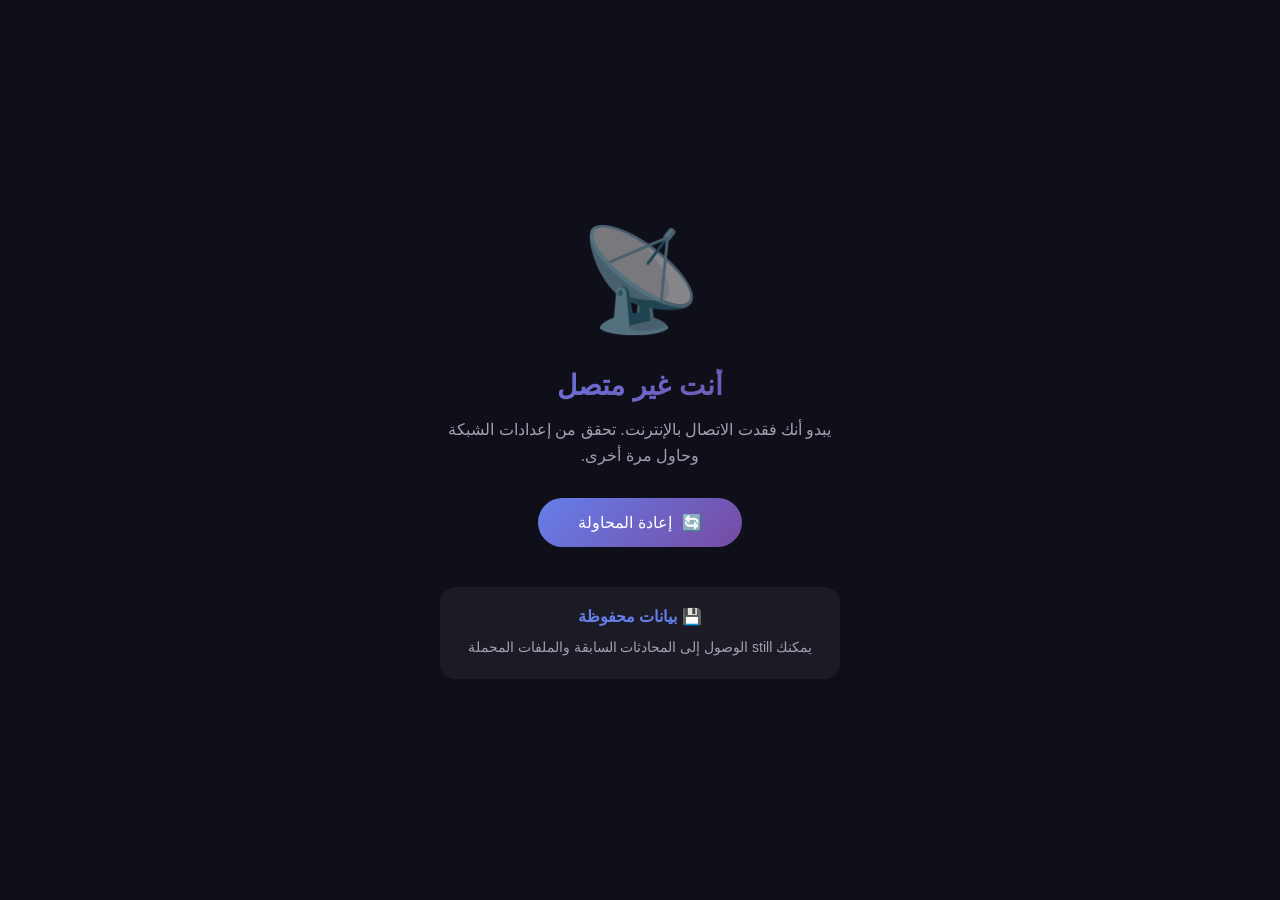
<file: offline.html>
<!DOCTYPE html>
<html lang="ar" dir="rtl">
<head>
    <meta charset="UTF-8">
    <meta name="viewport" content="width=device-width, initial-scale=1.0">
    <title>غير متصل - MegaChat Pro</title>
    <style>
        * {
            margin: 0;
            padding: 0;
            box-sizing: border-box;
        }

        body {
            font-family: 'Segoe UI', Tahoma, Geneva, Verdana, sans-serif;
            background: #0f0f1a;
            color: #ffffff;
            min-height: 100vh;
            display: flex;
            align-items: center;
            justify-content: center;
            text-align: center;
            padding: 20px;
        }

        .offline-container {
            max-width: 400px;
        }

        .offline-icon {
            font-size: 100px;
            margin-bottom: 30px;
            opacity: 0.5;
            animation: pulse 2s infinite;
        }

        @keyframes pulse {
            0%, 100% { opacity: 0.5; transform: scale(1); }
            50% { opacity: 0.8; transform: scale(1.05); }
        }

        h1 {
            font-size: 28px;
            margin-bottom: 15px;
            background: linear-gradient(135deg, #667eea, #764ba2);
            -webkit-background-clip: text;
            -webkit-text-fill-color: transparent;
        }

        p {
            color: #a0a0b0;
            margin-bottom: 30px;
            line-height: 1.6;
        }

        .retry-btn {
            background: linear-gradient(135deg, #667eea, #764ba2);
            color: white;
            border: none;
            padding: 15px 40px;
            border-radius: 50px;
            font-size: 16px;
            cursor: pointer;
            transition: all 0.3s ease;
            display: inline-flex;
            align-items: center;
            gap: 10px;
        }

        .retry-btn:hover {
            transform: translateY(-3px);
            box-shadow: 0 10px 30px rgba(102, 126, 234, 0.4);
        }

        .cached-data {
            margin-top: 40px;
            padding: 20px;
            background: rgba(255, 255, 255, 0.05);
            border-radius: 16px;
        }

        .cached-data h3 {
            font-size: 16px;
            margin-bottom: 10px;
            color: #667eea;
        }

        .cached-data p {
            font-size: 14px;
            margin-bottom: 0;
        }
    </style>
</head>
<body>
    <div class="offline-container">
        <div class="offline-icon">📡</div>
        <h1>أنت غير متصل</h1>
        <p>يبدو أنك فقدت الاتصال بالإنترنت. تحقق من إعدادات الشبكة وحاول مرة أخرى.</p>
        
        <button class="retry-btn" onclick="window.location.reload()">
            <span>🔄</span>
            <span>إعادة المحاولة</span>
        </button>

        <div class="cached-data">
            <h3>💾 بيانات محفوظة</h3>
            <p>يمكنك still الوصول إلى المحادثات السابقة والملفات المحملة</p>
        </div>
    </div>

    <script>
        // التحقق من استعادة الاتصال
        window.addEventListener('online', () => {
            window.location.reload();
        });

        // محاولة تلقائية كل 5 ثواني
        setInterval(() => {
            if (navigator.onLine) {
                window.location.reload();
            }
        }, 5000);
    </script>
</body>
</html>
</file>
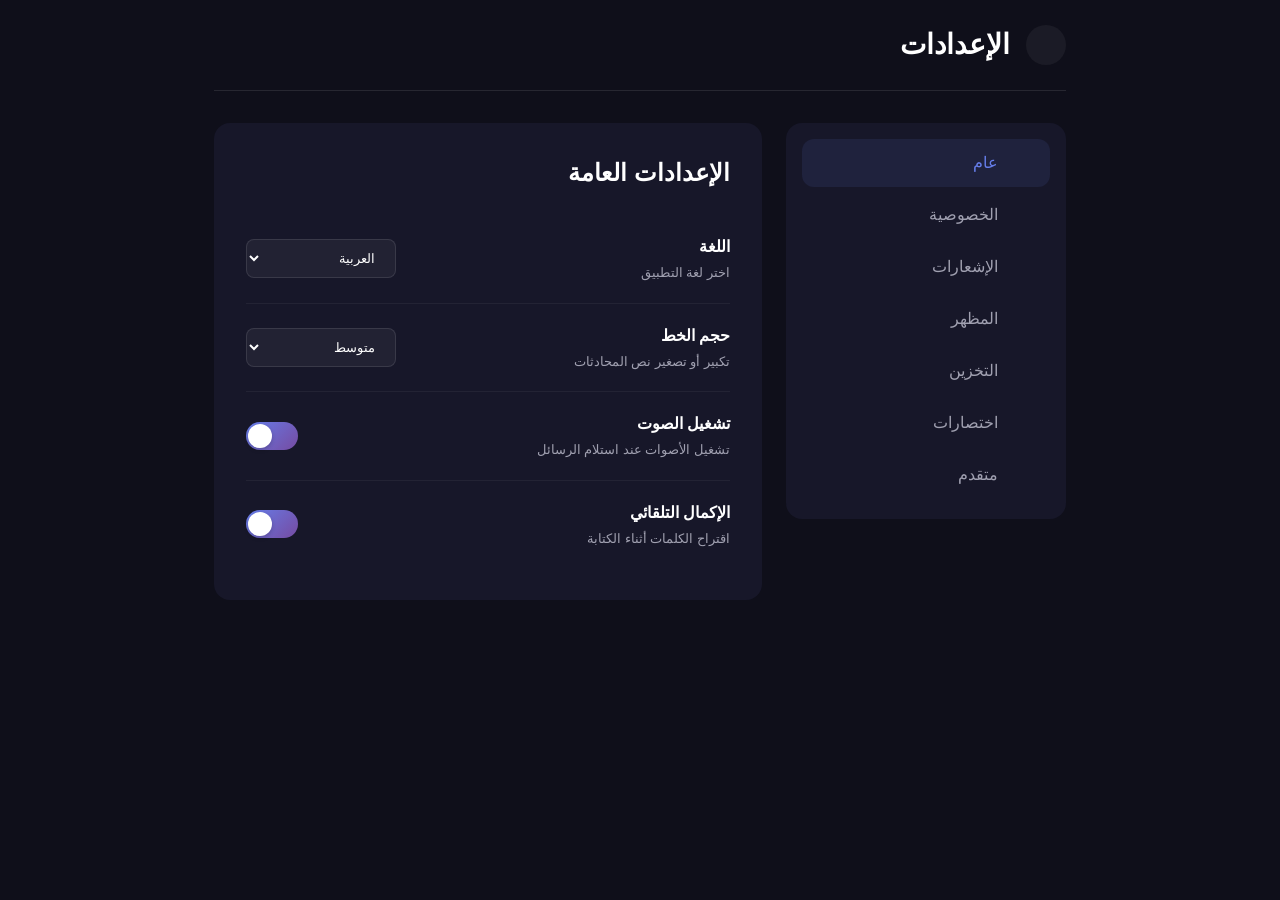
<file: settings.html>
<!DOCTYPE html>
<html lang="ar" dir="rtl">
<head>
    <meta charset="UTF-8">
    <meta name="viewport" content="width=device-width, initial-scale=1.0">
    <title>الإعدادات - MegaChat Pro</title>
    <link rel="stylesheet" href="css/main.css">
    <style>
        .settings-container {
            max-width: 900px;
            margin: 0 auto;
            padding: 24px;
        }

        .settings-header {
            display: flex;
            align-items: center;
            gap: 16px;
            margin-bottom: 32px;
            padding-bottom: 24px;
            border-bottom: 1px solid rgba(255, 255, 255, 0.1);
        }

        .settings-header h1 {
            font-size: 28px;
            font-weight: 700;
        }

        .settings-grid {
            display: grid;
            grid-template-columns: 280px 1fr;
            gap: 24px;
        }

        .settings-sidebar {
            background: rgba(26, 26, 46, 0.8);
            border-radius: 16px;
            padding: 16px;
            height: fit-content;
            position: sticky;
            top: 24px;
        }

        .settings-nav-item {
            display: flex;
            align-items: center;
            gap: 12px;
            padding: 12px 16px;
            border-radius: 12px;
            cursor: pointer;
            transition: all 0.3s ease;
            margin-bottom: 4px;
            color: #a0a0b0;
        }

        .settings-nav-item:hover,
        .settings-nav-item.active {
            background: rgba(102, 126, 234, 0.1);
            color: #667eea;
        }

        .settings-nav-item i {
            width: 24px;
            text-align: center;
        }

        .settings-content {
            background: rgba(26, 26, 46, 0.8);
            border-radius: 16px;
            padding: 32px;
        }

        .settings-section {
            display: none;
        }

        .settings-section.active {
            display: block;
            animation: fadeIn 0.3s ease;
        }

        @keyframes fadeIn {
            from { opacity: 0; transform: translateY(10px); }
            to { opacity: 1; transform: translateY(0); }
        }

        .setting-item {
            display: flex;
            justify-content: space-between;
            align-items: center;
            padding: 20px 0;
            border-bottom: 1px solid rgba(255, 255, 255, 0.05);
        }

        .setting-item:last-child {
            border-bottom: none;
        }

        .setting-info h4 {
            font-size: 16px;
            margin-bottom: 4px;
        }

        .setting-info p {
            font-size: 13px;
            color: #a0a0b0;
        }

        /* Toggle Switch */
        .toggle-switch {
            position: relative;
            width: 52px;
            height: 28px;
            background: rgba(255, 255, 255, 0.1);
            border-radius: 14px;
            cursor: pointer;
            transition: background 0.3s ease;
        }

        .toggle-switch.active {
            background: linear-gradient(135deg, #667eea, #764ba2);
        }

        .toggle-switch::after {
            content: '';
            position: absolute;
            top: 2px;
            right: 2px;
            width: 24px;
            height: 24px;
            background: white;
            border-radius: 50%;
            transition: transform 0.3s ease;
            box-shadow: 0 2px 4px rgba(0,0,0,0.2);
        }

        .toggle-switch.active::after {
            transform: translateX(-24px);
        }

        /* Select Box */
        .select-box {
            background: rgba(255, 255, 255, 0.05);
            border: 1px solid rgba(255, 255, 255, 0.1);
            border-radius: 8px;
            padding: 10px 16px;
            color: white;
            font-family: inherit;
            cursor: pointer;
            min-width: 150px;
        }

        .select-box:focus {
            outline: none;
            border-color: #667eea;
        }

        /* Color Picker */
        .theme-colors {
            display: flex;
            gap: 12px;
            margin-top: 16px;
        }

        .color-option {
            width: 40px;
            height: 40px;
            border-radius: 50%;
            cursor: pointer;
            border: 3px solid transparent;
            transition: all 0.3s ease;
            position: relative;
        }

        .color-option:hover {
            transform: scale(1.1);
        }

        .color-option.active {
            border-color: white;
        }

        .color-option.active::after {
            content: '\f00c';
            font-family: 'Font Awesome 5 Free';
            font-weight: 900;
            position: absolute;
            top: 50%;
            left: 50%;
            transform: translate(-50%, -50%);
            color: white;
            font-size: 14px;
            text-shadow: 0 1px 2px rgba(0,0,0,0.3);
        }

        /* Storage Bar */
        .storage-bar {
            width: 100%;
            height: 8px;
            background: rgba(255, 255, 255, 0.1);
            border-radius: 4px;
            overflow: hidden;
            margin-top: 12px;
        }

        .storage-used {
            height: 100%;
            background: linear-gradient(90deg, #667eea, #764ba2);
            border-radius: 4px;
            transition: width 0.5s ease;
        }

        .btn-danger {
            background: rgba(239, 68, 68, 0.1);
            color: #ef4444;
            border: 1px solid rgba(239, 68, 68, 0.2);
            padding: 12px 24px;
            border-radius: 8px;
            cursor: pointer;
            font-family: inherit;
            font-weight: 600;
            transition: all 0.3s ease;
        }

        .btn-danger:hover {
            background: rgba(239, 68, 68, 0.2);
        }

        .back-btn {
            width: 40px;
            height: 40px;
            background: rgba(255, 255, 255, 0.05);
            border: none;
            border-radius: 50%;
            color: white;
            cursor: pointer;
            display: flex;
            align-items: center;
            justify-content: center;
            transition: all 0.3s ease;
        }

        .back-btn:hover {
            background: #667eea;
        }

        .shortcut-key {
            background: rgba(255, 255, 255, 0.1);
            padding: 4px 12px;
            border-radius: 6px;
            font-family: monospace;
            font-size: 13px;
            color: #a0a0b0;
        }
    </style>
</head>
<body>
    <div class="settings-container">
        <div class="settings-header">
            <button class="back-btn" onclick="window.location.href='index.html'">
                <i class="fas fa-arrow-right"></i>
            </button>
            <h1>الإعدادات</h1>
        </div>

        <div class="settings-grid">
            <div class="settings-sidebar">
                <div class="settings-nav-item active" data-section="general">
                    <i class="fas fa-cog"></i>
                    <span>عام</span>
                </div>
                <div class="settings-nav-item" data-section="privacy">
                    <i class="fas fa-shield-alt"></i>
                    <span>الخصوصية</span>
                </div>
                <div class="settings-nav-item" data-section="notifications">
                    <i class="fas fa-bell"></i>
                    <span>الإشعارات</span>
                </div>
                <div class="settings-nav-item" data-section="appearance">
                    <i class="fas fa-paint-brush"></i>
                    <span>المظهر</span>
                </div>
                <div class="settings-nav-item" data-section="storage">
                    <i class="fas fa-database"></i>
                    <span>التخزين</span>
                </div>
                <div class="settings-nav-item" data-section="shortcuts">
                    <i class="fas fa-keyboard"></i>
                    <span>اختصارات</span>
                </div>
                <div class="settings-nav-item" data-section="advanced">
                    <i class="fas fa-sliders-h"></i>
                    <span>متقدم</span>
                </div>
            </div>

            <div class="settings-content">
                <!-- General Settings -->
                <div class="settings-section active" id="general">
                    <h2 style="margin-bottom: 24px;">الإعدادات العامة</h2>
                    
                    <div class="setting-item">
                        <div class="setting-info">
                            <h4>اللغة</h4>
                            <p>اختر لغة التطبيق</p>
                        </div>
                        <select class="select-box" id="languageSelect">
                            <option value="ar">العربية</option>
                            <option value="en">English</option>
                            <option value="fr">Français</option>
                        </select>
                    </div>

                    <div class="setting-item">
                        <div class="setting-info">
                            <h4>حجم الخط</h4>
                            <p>تكبير أو تصغير نص المحادثات</p>
                        </div>
                        <select class="select-box">
                            <option>صغير</option>
                            <option selected>متوسط</option>
                            <option>كبير</option>
                            <option>كبير جداً</option>
                        </select>
                    </div>

                    <div class="setting-item">
                        <div class="setting-info">
                            <h4>تشغيل الصوت</h4>
                            <p>تشغيل الأصوات عند استلام الرسائل</p>
                        </div>
                        <div class="toggle-switch active" onclick="toggle(this)"></div>
                    </div>

                    <div class="setting-item">
                        <div class="setting-info">
                            <h4>الإكمال التلقائي</h4>
                            <p>اقتراح الكلمات أثناء الكتابة</p>
                        </div>
                        <div class="toggle-switch active" onclick="toggle(this)"></div>
                    </div>
                </div>

                <!-- Privacy Settings -->
                <div class="settings-section" id="privacy">
                    <h2 style="margin-bottom: 24px;">الخصوصية والأمان</h2>
                    
                    <div class="setting-item">
                        <div class="setting-info">
                            <h4>آخر ظهور</h4>
                            <p>من يمكنه رؤية حالة اتصالك</p>
                        </div>
                        <select class="select-box">
                            <option>الجميع</option>
                            <option selected>جهات الاتصال فقط</option>
                            <option>لا أحد</option>
                        </select>
                    </div>

                    <div class="setting-item">
                        <div class="setting-info">
                            <h4>صورة الملف الشخصي</h4>
                            <p>من يمكنه رؤية صورتك</p>
                        </div>
                        <select class="select-box">
                            <option selected>الجميع</option>
                            <option>جهات الاتصال فقط</option>
                        </select>
                    </div>

                    <div class="setting-item">
                        <div class="setting-info">
                            <h4>القراءة والاستلام</h4>
                            <p>إظهار علامات القراءة والاستلام</p>
                        </div>
                        <div class="toggle-switch active" onclick="toggle(this)"></div>
                    </div>

                    <div class="setting-item">
                        <div class="setting-info">
                            <h4>حظر المحتوى غير المعروف</h4>
                            <p>تصفية الرسائل من جهات اتصال غير معروفة</p>
                        </div>
                        <div class="toggle-switch" onclick="toggle(this)"></div>
                    </div>

                    <div class="setting-item">
                        <div class="setting-info">
                            <h4>التدمير الذاتي للرسائل</h4>
                            <p>حذف الرسائل تلقائياً بعد فترة</p>
                        </div>
                        <select class="select-box">
                            <option selected>معطل</option>
                            <option>24 ساعة</option>
                            <option>7 أيام</option>
                            <option>30 يوم</option>
                        </select>
                    </div>
                </div>

                <!-- Notifications -->
                <div class="settings-section" id="notifications">
                    <h2 style="margin-bottom: 24px;">الإشعارات</h2>
                    
                    <div class="setting-item">
                        <div class="setting-info">
                            <h4>إشعارات الرسائل</h4>
                            <p>إظهار إشعارات عند وصول رسائل جديدة</p>
                        </div>
                        <div class="toggle-switch active" onclick="toggle(this)"></div>
                    </div>

                    <div class="setting-item">
                        <div class="setting-info">
                            <h4>معاينة الإشعارات</h4>
                            <p>إظهار محتوى الرسالة في الإشعار</p>
                        </div>
                        <div class="toggle-switch active" onclick="toggle(this)"></div>
                    </div>

                    <div class="setting-item">
                        <div class="setting-info">
                            <h4>إشعارات المكالمات</h4>
                            <p>إشعارات للمكالمات الواردة</p>
                        </div>
                        <div class="toggle-switch active" onclick="toggle(this)"></div>
                    </div>

                    <div class="setting-item">
                        <div class="setting-info">
                            <h4>صوت الإشعارات</h4>
                            <p>اختر نغمة الإشعارات</p>
                        </div>
                        <select class="select-box">
                            <option selected>افتراضي</option>
                            <option>نغمة 1</option>
                            <option>نغمة 2</option>
                            <option>صامت</option>
                        </select>
                    </div>
                </div>

                <!-- Appearance -->
                <div class="settings-section" id="appearance">
                    <h2 style="margin-bottom: 24px;">المظهر</h2>
                    
                    <div class="setting-item">
                        <div class="setting-info">
                            <h4>الوضع</h4>
                            <p>اختر مظهر التطبيق</p>
                        </div>
                        <select class="select-box" id="themeSelect" onchange="changeTheme(this.value)">
                            <option value="dark" selected>داكن</option>
                            <option value="light">فاتح</option>
                            <option value="auto">تلقائي</option>
                        </select>
                    </div>

                    <div class="setting-item" style="flex-direction: column; align-items: flex-start;">
                        <div class="setting-info" style="margin-bottom: 16px;">
                            <h4>اللون الأساسي</h4>
                            <p>اختر لون التطبيق المفضل</p>
                        </div>
                        <div class="theme-colors">
                            <div class="color-option active" style="background: linear-gradient(135deg, #667eea, #764ba2);" onclick="setColor(this)"></div>
                            <div class="color-option" style="background: linear-gradient(135deg, #f093fb, #f5576c);" onclick="setColor(this)"></div>
                            <div class="color-option" style="background: linear-gradient(135deg, #4facfe, #00f2fe);" onclick="setColor(this)"></div>
                            <div class="color-option" style="background: linear-gradient(135deg, #43e97b, #38f9d7);" onclick="setColor(this)"></div>
                            <div class="color-option" style="background: linear-gradient(135deg, #fa709a, #fee140);" onclick="setColor(this)"></div>
                            <div class="color-option" style="background: linear-gradient(135deg, #30cfd0, #330867);" onclick="setColor(this)"></div>
                        </div>
                    </div>

                    <div class="setting-item">
                        <div class="setting-info">
                            <h4>خلفية المحادثة</h4>
                            <p>تخصيص خلفية الدردشة</p>
                        </div>
                        <select class="select-box">
                            <option selected>افتراضي</option>
                            <option>صورة مخصصة</option>
                            <option>لون ثابت</option>
                            <option>بدون خلفية</option>
                        </select>
                    </div>

                    <div class="setting-item">
                        <div class="setting-info">
                            <h4>الرسوم المتحركة</h4>
                            <p>تقليل الحركة للأجهزة البطيئة</p>
                        </div>
                        <div class="toggle-switch active" onclick="toggle(this)"></div>
                    </div>
                </div>

                <!-- Storage -->
                <div class="settings-section" id="storage">
                    <h2 style="margin-bottom: 24px;">التخزين والبيانات</h2>
                    
                    <div class="setting-item" style="flex-direction: column; align-items: flex-start;">
                        <div class="setting-info" style="margin-bottom: 12px;">
                            <h4>استخدام التخزين</h4>
                            <p>2.4 GB من 5 GB مستخدمة</p>
                        </div>
                        <div class="storage-bar">
                            <div class="storage-used" style="width: 48%;"></div>
                        </div>
                    </div>

                    <div class="setting-item">
                        <div class="setting-info">
                            <h4>تنزيل الوسائط تلقائياً</h4>
                            <p>حفظ الصور ومقاطع الفيديو تلقائياً</p>
                        </div>
                        <div class="toggle-switch" onclick="toggle(this)"></div>
                    </div>

                    <div class="setting-item">
                        <div class="setting-info">
                            <h4>جودة الصور</h4>
                            <p>ضغط الصور قبل الإرسال</p>
                        </div>
                        <select class="select-box">
                            <option>عالية الجودة</option>
                            <option selected>متوسطة</option>
                            <option>منخفضة (توفير بيانات)</option>
                        </select>
                    </div>

                    <div class="setting-item">
                        <div class="setting-info">
                            <h4>مسح الذاكرة المؤقتة</h4>
                            <p>حذف الملفات المؤقتة</p>
                        </div>
                        <button class="btn-danger" onclick="clearCache()">مسح</button>
                    </div>

                    <div class="setting-item">
                        <div class="setting-info">
                            <h4>تصدير البيانات</h4>
                            <p>تحميل نسخة من مح
</file>
<file: css/main.css>
/* ==========================================
   MegaChat Pro - Main Styles
   ========================================== */

/* CSS Variables */
:root {
    /* الألوان الأساسية */
    --primary: #667eea;
    --primary-light: #8b5cf6;
    --primary-dark: #5a67d8;
    --secondary: #764ba2;
    --accent: #f093fb;
    
    /* ألوان الحالة */
    --online: #4ade80;
    --offline: #9ca3af;
    --away: #fbbf24;
    --busy: #ef4444;
    
    /* الخلفيات */
    --bg-primary: #0f0f1a;
    --bg-secondary: #1a1a2e;
    --bg-tertiary: #252542;
    --bg-elevated: #2d2d4a;
    
    /* النصوص */
    --text-primary: #ffffff;
    --text-secondary: #a0a0b0;
    --text-tertiary: #6b7280;
    --text-muted: #4b5563;
    
    /* الحدود والظلال */
    --border-color: rgba(255, 255, 255, 0.1);
    --shadow-sm: 0 1px 2px 0 rgba(0, 0, 0, 0.05);
    --shadow: 0 4px 6px -1px rgba(0, 0, 0, 0.1);
    --shadow-lg: 0 10px 15px -3px rgba(0, 0, 0, 0.1);
    --shadow-xl: 0 20px 25px -5px rgba(0, 0, 0, 0.1);
    
    /* المسافات */
    --space-xs: 0.25rem;
    --space-sm: 0.5rem;
    --space-md: 1rem;
    --space-lg: 1.5rem;
    --space-xl: 2rem;
    
    /* الحواف */
    --radius-sm: 0.375rem;
    --radius: 0.5rem;
    --radius-lg: 0.75rem;
    --radius-xl: 1rem;
    --radius-full: 9999px;
    
    /* الانتقالات */
    --transition-fast: 150ms ease;
    --transition: 300ms ease;
    --transition-slow: 500ms ease;
    
    /* الخطوط */
    --font-family: 'Tajawal', -apple-system, BlinkMacSystemFont, sans-serif;
    --font-mono: 'Courier New', monospace;
}

/* Reset & Base */
*, *::before, *::after {
    margin: 0;
    padding: 0;
    box-sizing: border-box;
}

html {
    font-size: 16px;
    -webkit-font-smoothing: antialiased;
    -moz-osx-font-smoothing: grayscale;
}

body {
    font-family: var(--font-family);
    background: var(--bg-primary);
    color: var(--text-primary);
    line-height: 1.5;
    overflow: hidden;
    height: 100vh;
    width: 100vw;
}

/* Scrollbar */
::-webkit-scrollbar {
    width: 6px;
    height: 6px;
}

::-webkit-scrollbar-track {
    background: transparent;
}

::-webkit-scrollbar-thumb {
    background: var(--bg-tertiary);
    border-radius: var(--radius-full);
}

::-webkit-scrollbar-thumb:hover {
    background: var(--text-tertiary);
}

/* Utility Classes */
.hidden { display: none !important; }
.invisible { visibility: hidden; }
.flex { display: flex; }
.flex-col { flex-direction: column; }
.items-center { align-items: center; }
.justify-center { justify-content: center; }
.gap-2 { gap: 0.5rem; }
.gap-4 { gap: 1rem; }
.w-full { width: 100%; }
.h-full { height: 100%; }
.relative { position: relative; }
.absolute { position: absolute; }

/* Preloader */
.preloader {
    position: fixed;
    inset: 0;
    background: var(--bg-primary);
    display: flex;
    align-items: center;
    justify-content: center;
    z-index: 9999;
    transition: opacity var(--transition-slow), visibility var(--transition-slow);
}

.preloader.hidden {
    opacity: 0;
    visibility: hidden;
}

.preloader-content {
    text-align: center;
    padding: var(--space-xl);
}

/* 3D Logo Animation */
.logo-3d {
    width: 100px;
    height: 100px;
    margin: 0 auto var(--space-xl);
    perspective: 1000px;
}

.cube {
    width: 100%;
    height: 100%;
    position: relative;
    transform-style: preserve-3d;
    animation: rotate3d 4s infinite linear;
}

.face {
    position: absolute;
    width: 100px;
    height: 100px;
    background: linear-gradient(135deg, var(--primary), var(--secondary));
    border: 2px solid rgba(255,255,255,0.1);
    opacity: 0.9;
}

.front  { transform: translateZ(50px); }
.back   { transform: rotateY(180deg) translateZ(50px); }
.right  { transform: rotateY(90deg) translateZ(50px); }
.left   { transform: rotateY(-90deg) translateZ(50px); }
.top    { transform: rotateX(90deg) translateZ(50px); }
.bottom { transform: rotateX(-90deg) translateZ(50px); }

@keyframes rotate3d {
    0% { transform: rotateX(0deg) rotateY(0deg); }
    100% { transform: rotateX(360deg) rotateY(360deg); }
}

.loading-text {
    font-size: 2.5rem;
    font-weight: 800;
    background: linear-gradient(135deg, var(--primary), var(--accent));
    -webkit-background-clip: text;
    -webkit-text-fill-color: transparent;
    margin-bottom: var(--space-lg);
    animation: pulse 2s infinite;
}

.progress-container {
    width: 300px;
    height: 6px;
    background: var(--bg-tertiary);
    border-radius: var(--radius-full);
    margin: 0 auto var(--space-md);
    position: relative;
    overflow: hidden;
}

.progress-bar {
    height: 100%;
    background: linear-gradient(90deg, var(--primary), var(--accent));
    border-radius: var(--radius-full);
    width: 0%;
    transition: width 0.3s ease;
    position: relative;
    overflow: hidden;
}

.progress-bar::after {
    content: '';
    position: absolute;
    top: 0;
    left: 0;
    right: 0;
    bottom: 0;
    background: linear-gradient(90deg, transparent, rgba(255,255,255,0.3), transparent);
    animation: shimmer 1.5s infinite;
}

@keyframes shimmer {
    0% { transform: translateX(-100%); }
    100% { transform: translateX(100%); }
}

.progress-text {
    position: absolute;
    top: -25px;
    left: 50%;
    transform: translateX(-50%);
    font-size: 0.875rem;
    color: var(--text-secondary);
    font-weight: 600;
}

.loading-status {
    color: var(--text-secondary);
    font-size: 0.875rem;
    animation: fadeInOut 2s infinite;
}

@keyframes fadeInOut {
    0%, 100% { opacity: 0.5; }
    50% { opacity: 1; }
}

/* App Container */
.app {
    display: flex;
    height: 100vh;
    width: 100vw;
    overflow: hidden;
    opacity: 0;
    transition: opacity var(--transition-slow);
}

.app.visible {
    opacity: 1;
}

/* Sidebar */
.sidebar {
    width: 380px;
    min-width: 380px;
    background: var(--bg-secondary);
    border-left: 1px solid var(--border-color);
    display: flex;
    flex-direction: column;
    position: relative;
    z-index: 100;
    transition: transform var(--transition);
}

.sidebar.collapsed {
    transform: translateX(100%);
}

/* Sidebar Header */
.sidebar-header {
    padding: var(--space-md) var(--space-lg);
    display: flex;
    align-items: center;
    justify-content: space-between;
    border-bottom: 1px solid var(--border-color);
}

.brand {
    display: flex;
    align-items: center;
    gap: var(--space-sm);
}

.logo-icon {
    width: 40px;
    height: 40px;
    background: linear-gradient(135deg, var(--primary), var(--secondary));
    border-radius: var(--radius-lg);
    display: flex;
    align-items: center;
    justify-content: center;
    font-size: 1.25rem;
    box-shadow: 0 4px 15px rgba(102, 126, 234, 0.4);
}

.brand-name {
    font-size: 1.5rem;
    font-weight: 700;
    background: linear-gradient(135deg, var(--primary), var(--accent));
    -webkit-background-clip: text;
    -webkit-text-fill-color: transparent;
}

/* Buttons */
.btn-icon {
    width: 40px;
    height: 40px;
    border-radius: var(--radius-full);
    border: none;
    background: transparent;
    color: var(--text-secondary);
    cursor: pointer;
    display: flex;
    align-items: center;
    justify-content: center;
    transition: all var(--transition-fast);
    position: relative;
}

.btn-icon:hover {
    background: var(--bg-tertiary);
    color: var(--text-primary);
    transform: scale(1.05);
}

.btn-icon:active {
    transform: scale(0.95);
}

/* User Card */
.user-card {
    padding: var(--space-md) var(--space-lg);
    display: flex;
    align-items: center;
    gap: var(--space-md);
    position: relative;
    cursor: pointer;
    transition: background var(--transition-fast);
}

.user-card:hover {
    background: var(--bg-tertiary);
}

.user-avatar-container {
    position: relative;
    width: 50px;
    height: 50px;
}

.user-avatar {
    width: 100%;
    height: 100%;
    border-radius: var(--radius-full);
    object-fit: cover;
    border: 3px solid transparent;
    background: linear-gradient(135deg, var(--primary), var(--secondary)) border-box;
    -webkit-mask: linear-gradient(#fff 0 0) padding-box, linear-gradient(#fff 0 0);
    -webkit-mask-composite: xor;
    mask-composite: exclude;
}

.status-ring {
    position: absolute;
    bottom: 0;
    right: 0;
    width: 14px;
    height: 14px;
    border-radius: var(--radius-full);
    border: 2px solid var(--bg-secondary);
}

.status-ring.online { background: var(--online); box-shadow: 0 0 10px var(--online); }
.status-ring.offline { background: var(--offline); }
.status-ring.away { background: var(--away); }
.status-ring.busy { background: var(--busy); }

.story-ring {
    position: absolute;
    inset: -3px;
    border-radius: var(--radius-full);
    border: 2px solid transparent;
    pointer-events: none;
}

.story-ring[data-has-story="true"] {
    border-color: var(--accent);
    animation: storyPulse 2s infinite;
}

@keyframes storyPulse {
    0%, 100% { box-shadow: 0 0 0 0 rgba(240, 147, 251, 0.4); }
    50% { box-shadow: 0 0 0 10px rgba(240, 147, 251, 0); }
}

.user-info {
    flex: 1;
    min-width: 0;
}

.user-info h3 {
    font-size: 1rem;
    font-weight: 600;
    margin-bottom: 2px;
    white-space: nowrap;
    overflow: hidden;
    text-overflow: ellipsis;
}

.user-status {
    font-size: 0.75rem;
    color: var(--online);
    display: flex;
    align-items: center;
    gap: 4px;
}

/* Dropdown */
.dropdown-menu {
    position: absolute;
    top: 100%;
    right: var(--space-lg);
    background: var(--bg-elevated);
    border-radius: var(--radius-lg);
    box-shadow: var(--shadow-xl);
    min-width: 200px;
    padding: var(--space-sm);
    opacity: 0;
    visibility: hidden;
    transform: translateY(-10px);
    transition: all var(--transition);
    z-index: 1000;
    border: 1px solid var(--border-color);
}

.dropdown-menu.active {
    opacity: 1;
    visibility: visible;
    transform: translateY(0);
}

.dropdown-item {
    display: flex;
    align-items: center;
    gap: var(--space-md);
    padding: var(--space-md);
    color: var(--text-primary);
    text-decoration: none;
    border-radius: var(--radius);
    transition: background var(--transition-fast);
    cursor: pointer;
}

.dropdown-item:hover {
    background: var(--bg-tertiary);
}

.dropdown-item.text-danger {
    color: var(--busy);
}

.dropdown-divider {
    height: 1px;
    background: var(--border-color);
    margin: var(--space-sm) 0;
}

/* Search Section */
.search-section {
    padding: var(--space-md) var(--space-lg);
    border-bottom: 1px solid var(--border-color);
}

.search-box {
    position: relative;
    display: flex;
    align-items: center;
}

.search-icon {
    position: absolute;
    right: var(--space-md);
    color: var(--text-secondary);
    pointer-events: none;
}

.search-box input {
    width: 100%;
    padding: var(--space-md) var(--space-xl);
    padding-left: 40px;
    background: var(--bg-tertiary);
    border: 2px solid transparent;
    border-radius: var(--radius-full);
    color: var(--text-primary);
    font-family: inherit;
    font-size: 0.9rem;
    transition: all var(--transition-fast);
}

.search-box input:focus {
    outline: none;
    border-color: var(--primary);
    background: var(--bg-elevated);
}

.search-filter {
    position: absolute;
    left: var(--space-sm);
}

/* Search Filters */
.search-filters {
    display: flex;
    gap: var(--space-sm);
    margin-top: var(--space-md);
    overflow-x: auto;
    padding-bottom: var(--space-sm);
}

.filter-chip {
    display: flex;
    align-items: center;
    gap: var(--space-xs);
    padding: var(--space-sm) var(--space-md);
    background: var(--bg-tertiary);
    border-radius: var(--radius-full);
    font-size: 0.8rem;
    color: var(--text-secondary);
    cursor: pointer;
    white-space: nowrap;
    transition: all var(--transition-fast);
    border: 1px solid transparent;
}

.filter-chip:hover {
    background: var(--bg-elevated);
}

.filter-chip.active {
    background: linear-gradient(135deg, var(--primary), var(--secondary));
    color: white;
    border-color: var(--primary);
}

/* Tabs */
.tabs-container {
    flex: 1;
    display: flex;
    flex-direction: column;
    overflow: hidden;
}

.tabs-header {
    display: flex;
    padding: 0 var(--space-lg);
    border-bottom: 1px solid var(--border-color);
    gap: var(--space-xs);
}

.tab-btn {
    flex: 1;
    padding: var(--space-md);
    background: none;
    border: none;
    color: var(--text-secondary);
    font-family: inherit;
    font-size: 0.85rem;
    cursor: pointer;
    position: relative;
    transition: all var(--transition-fast);
    display: flex;
    align-items: center;
    justify-content: center;
    gap: var(--space-xs);
    border-bottom: 2px solid transparent;
    margin-bottom: -1px;
}

.tab-btn:hover {
    color: var(--text-primary);
    background: var(--bg-tertiary);
}

.tab-btn.active {
    color: var(--primary);
    border-bottom-color: var(--primary);
}

.badge {
    background: var(--primary);
    color: white;
    font-size: 0.7rem;
    padding: 2px 6px;
    border-radius: var(--radius-full);
    font-weight: 600;
}

/* Tab Content */
.tab-content {
    display: none;
    flex: 1;
    overflow-y: auto;
    padding: var(--space-md);
}

.tab-content.active {
    display: block;
}

/* Conversations List */
.conversations-list {
    display: flex;
    flex-direction: column;
    gap: var(--space-xs);
}

.conversation-item {
    display: flex;
    align-items: center;
    gap: var(--space-md);
    padding: var(--space-md);
    border-radius: var(--radius-lg);
    cursor: pointer;
    transition: all var(--transition-fast);
    position: relative;
    overflow: hidden;
}

.conversation-item::before {
    content: '';
    position: absolute;
    left: 0;
    top: 0;
    height: 100%;
    width: 0;
    background: linear-gradient(90deg, var(--primary), transparent);
    opacity: 0.1;
    transition: width 0.3s ease;
}

.conversation-item:hover::before,
.conversation-item.active::before {
    width: 100%;
}

.conversation-item:hover,
.conversation-item.active {
    background: var(--bg-tertiary);
}

.conversation-avatar {
    position: relative;
    width: 50px;
    height: 50px;
    flex-shrink: 0;
}

.conversation-avatar img {
    width: 100%;
    height: 100%;
    border-radius: var(--radius-full);
    object-fit: cover;
}

.conversation-info {
    flex: 1;
    min-width: 0;
}

.conversation-header {
    display: flex;
    justify-content: space-between;
    align-items: center;
    margin-bottom: 4px;
}

.conversation-name {
    font-weight: 600;
    font-size: 0.95rem;
    white-space: nowrap;
    overflow: hidden;
    text-overflow: ellipsis;
}

.conversation-time {
    font-size: 0.75rem;
    color: var(--text-tertiary);
    white-space: nowrap;
}

.conversation-preview {
    display: flex;
    justify-content: space-between;
    align-items: center;
    gap: var(--space-sm);
}

.conversation-message {
    font-size: 0.85rem;
    color: var(--text-secondary);
    white-space: nowrap;
    overflow: hidden;
    text-overflow: ellipsis;
    flex: 1;
}

.conversation-message.unread {
    color: var(--text-primary);
    font-weight: 500;
}

.conversation-badge {
    background: var(--primary);
    color: white;
    font-size: 0.7rem;
    min-width: 20px;
    height: 20px;
    border-radius: var(--radius-full);
    display: flex;
    align-items: center;
    justify-content: center;
    font-weight: 600;
    animation: badgePulse 2s infinite;
}

@keyframes badgePulse {
    0%, 100% { transform: scale(1); }
    50% { transform: scale(1.1); }
}

/* Floating Action Button */
.fab-btn {
    position: absolute;
    bottom: var(--space-xl);
    left: var(--space-xl);
    width: 56px;
    height: 56px;
    border-radius: var(--radius-full);
    background: linear-gradient(135deg, var(--primary), var(--secondary));
    border: none;
    color: white;
    font-size: 1.5rem;
    cursor: pointer;
    box-shadow: 0 4px 15px rgba(102, 126, 234, 0.4);
    transition: all var(--transition);
    display: flex;
    align-items: center;
    justify-content: center;
    z-index: 10;
}

.fab-btn:hover {
    transform: scale(1.1) rotate(90deg);
    box-shadow: 0 6px 20px rgba(102, 126, 234, 0.6);
}

.fab-tooltip {
    position: absolute;
    right: calc(100% + 10px);
    background: var(--bg-elevated);
    padding: var(--space-sm) var(--space-md);
    border-radius: var(--radius);
    font-size: 0.8rem;
    white-space: nowrap;
    opacity: 0;
    visibility: hidden;
    transform: translateX(10px);
    transition: all var(--transition-fast);
}

.fab-btn:hover .fab-tooltip {
    opacity: 1;
    visibility: visible;
    transform: translateX(0);
}

/* Chat Area */
.chat-area {
    flex: 1;
    display: flex;
    flex-direction: column;
    background: var(--bg-primary);
    position: relative;
    overflow: hidden;
}

/* Empty State */
.empty-state {
    flex: 1;
    display: flex;
    flex-direction: column;
    align-items: center;
    justify-content: center;
    text-align: center;
    padding: var(--space-xl);
    color: var(--text-secondary);
}

.empty-illustration {
    width: 200px;
    height: 200px;
    margin-bottom: var(--space-xl);
    position: relative;
}

.floating-icons {
    width: 100%;
    height: 100%;
    position: relative;
}

.floating-icons i {
    position: absolute;
    font-size: 3rem;
    color: var(--primary);
    opacity: 0.3;
    animation: float 3s ease-in-out infinite;
}

.floating-icons i:nth-child(1) {
    top: 20%;
    left: 20%;
    animation-delay: 0s;
}

.floating-icons i:nth-child(2) {
    top: 50%;
    right: 20%;
    animation-delay: 1s;
    color: var(--accent);
}

.floating-icons i:nth-child(3) {
    bottom: 20%;
    left: 40%;
    animation-delay: 2s;
}

@keyframes float {
    0%, 100% { transform: translateY(0) rotate(0deg); }
    50% { transform: translateY(-20px) rotate(5deg); }
}

.empty-state h2 {
    font-size: 1.5rem;
    margin-bottom: var(--space-sm);
    color: var(--text-primary);
}

.empty-state p {
    margin-bottom: var(--space-lg);
    max-width: 300px;
}

.btn-primary {
    padding: var(--space-md) var(--space-xl);
    background: linear-gradient(135deg, var(--primary), var(--secondary));
    border: none;
    border-radius: var(--radius-full);
    color: white;
    font-family: inherit;
    font-size: 1rem;
    cursor: pointer;
    display: flex;
    align-items: center;
    gap: var(--space-sm);
    transition: all var(--transition-fast);
    box-shadow: 0 4px 15px rgba(102, 126, 234, 0.4);
}

.btn-primary:hover {
    transform: translateY(-2px);
    box-shadow: 0 6px 20px rgba(102, 126, 234, 0.6);
}

/* Chat Interface */
.chat-interface {
    flex: 1;
    display: flex;
    flex-direction: column;
    height: 100%;
}

/* Chat Header */
.chat-header {
    padding: var(--space-md) var(--space-xl);
    background: rgba(26, 26, 46, 0.95);
    backdrop-filter: blur(10px);
    border-bottom: 1px solid var(--border-color);
    display: flex;
    align-items: center;
    justify-content: space-between;
    z-index: 10;
}

.chat-header-info {
    display: flex;
    align-items: center;
    gap: var(--space-md);
}

.mobile-back {
    display: none;
}

.chat-user-info {
    display: flex;
    align-items: center;
    gap: var(--space-md);
    cursor: pointer;
    padding: var(--space-sm);
    border-radius: var(--radius-lg);
    transition: background var(--transition-fast);
}

.chat-user-info:hover {
    background: var(--bg-tertiary);
}

.avatar-container {
    position: relative;
    width: 45px;
    height: 45px;
}

.chat-avatar {
    width: 100%;
    height: 100%;
    border-radius: var(--radius-full);
    object-fit: cover;
}

.status-indicator {
    position: absolute;
    bottom: 0;
    right: 0;
    width: 12px;
    height: 12px;
    border-radius: var(--radius-full);
    border: 2px solid var(--bg-secondary);
}

.status-indicator.online { 
    background: var(--online); 
    box-shadow: 0 0 8px var(--online);
    animation:
</file>
